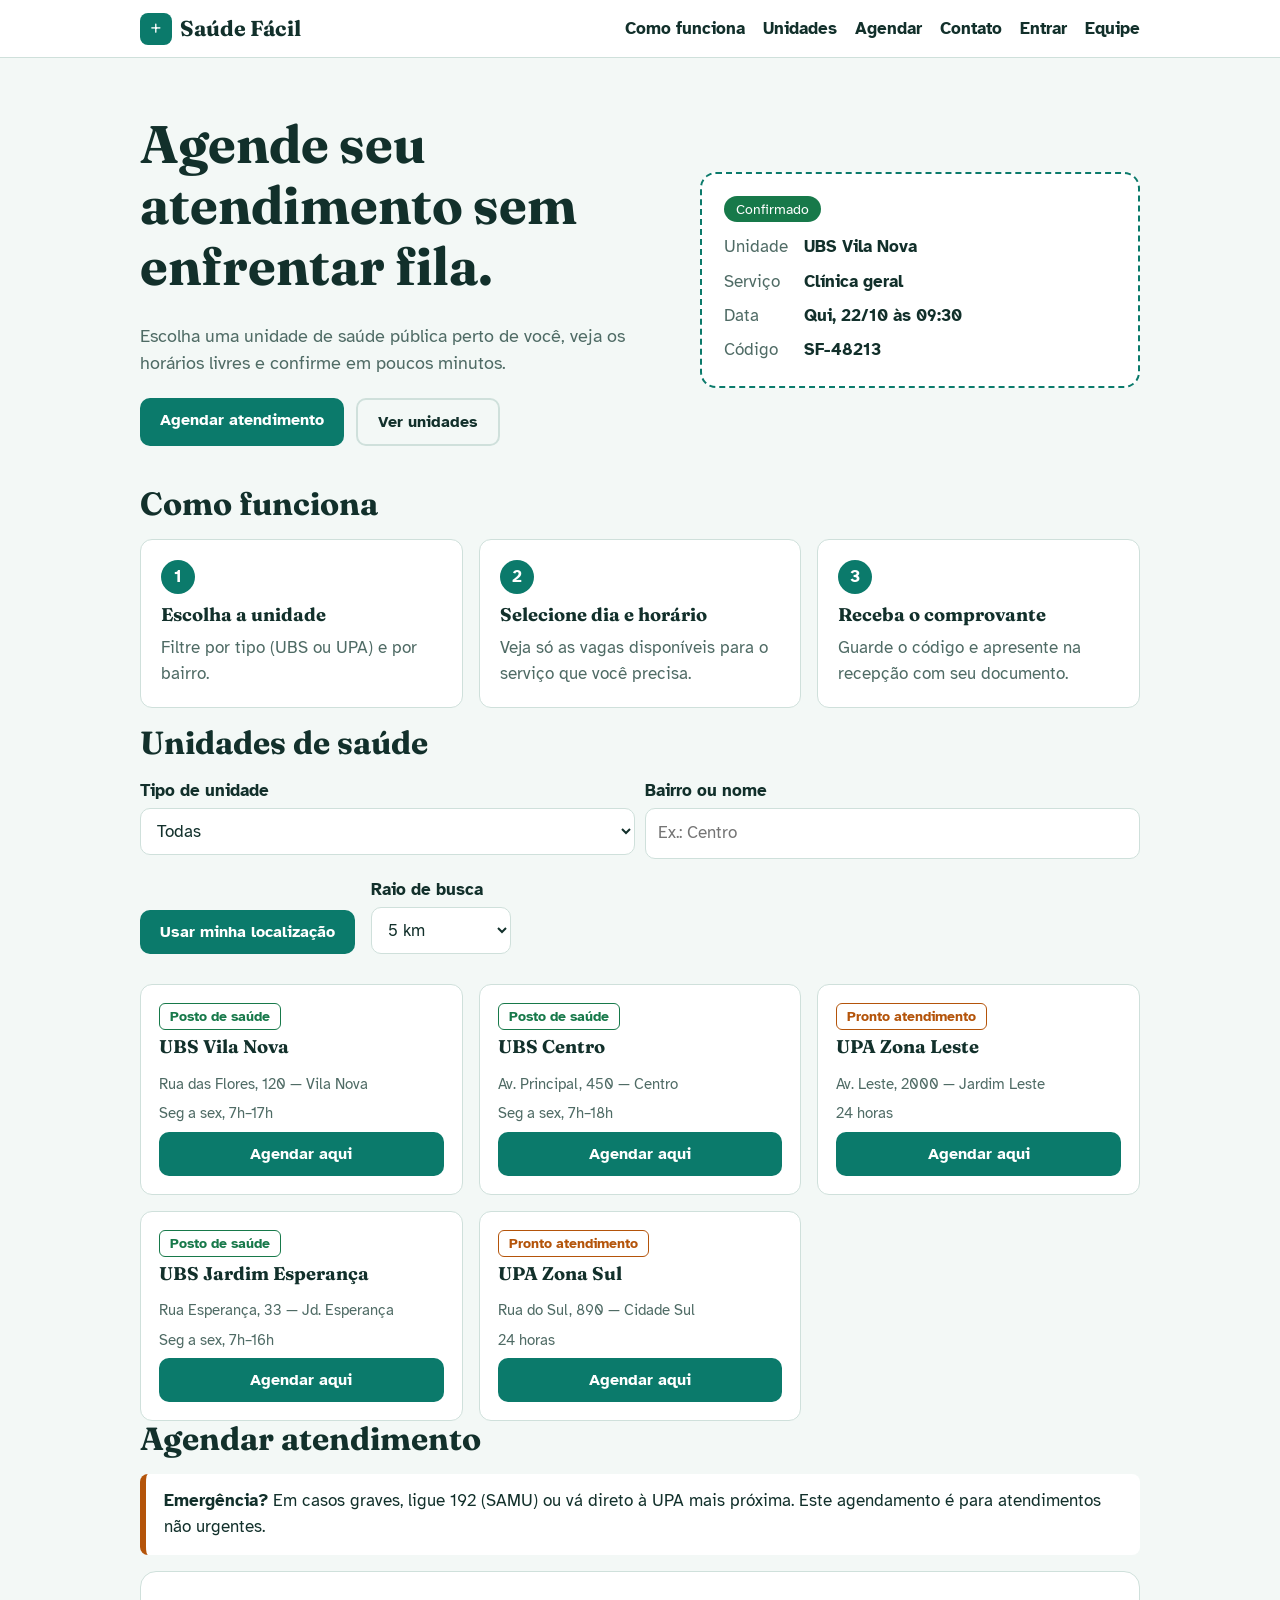
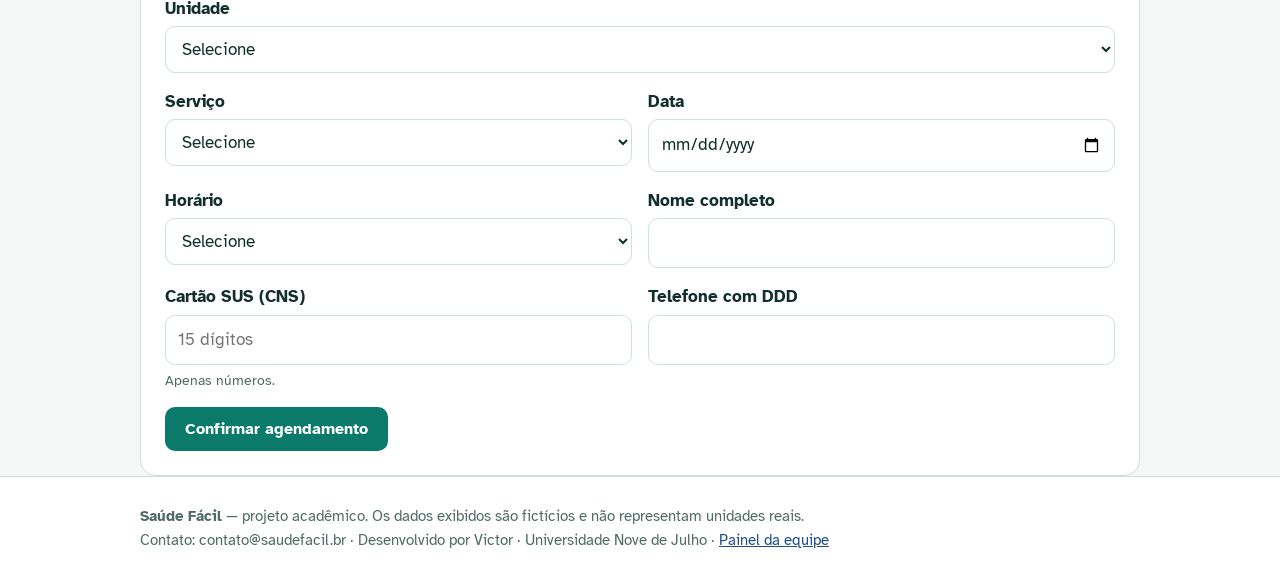
<file: index.html>
<!DOCTYPE html>
<html lang="pt-BR">
<head>
  <meta charset="UTF-8">
  <meta name="viewport" content="width=device-width, initial-scale=1, viewport-fit=cover">
  <meta name="description" content="Saúde Fácil: agende atendimento em UPAs e postos de saúde pública sem enfrentar fila.">
  <title>Saúde Fácil — Agendamento em UPAs e postos de saúde</title>

  <!-- Fontes -->
  <link rel="preconnect" href="https://fonts.googleapis.com">
  <link rel="preconnect" href="https://fonts.gstatic.com" crossorigin>
  <link href="https://fonts.googleapis.com/css2?family=Atkinson+Hyperlegible:wght@400;700&family=Fraunces:opsz,wght@9..144,600;9..144,700&display=swap" rel="stylesheet">

  <!-- Estilos (próxima etapa) -->
  <link rel="stylesheet" href="css/style.css">
</head>
<body>

  <!-- ================= CABEÇALHO ================= -->
  <header>
    <div class="wrap bar">
      <a class="logo" href="#inicio"><b>+</b> Saúde Fácil</a>
      <nav aria-label="Principal">
        <a href="#como-funciona">Como funciona</a>
        <a href="#unidades">Unidades</a>
        <a href="#agendar">Agendar</a>
        <a href="#contato">Contato</a>
        <a href="login.html" id="nav-conta">Entrar</a>
        <a href="painel.html">Equipe</a>
        <a href="#" id="nav-sair" hidden>Sair</a>
      </nav>
    </div>
  </header>

  <main id="inicio">

    <!-- ================= HERO ================= -->
    <div class="wrap hero">
      <div>
        <h1>Agende seu atendimento sem enfrentar fila.</h1>
        <p>Escolha uma unidade de saúde pública perto de você, veja os horários livres e confirme em poucos minutos.</p>
        <div class="cta">
          <a class="btn" href="#agendar">Agendar atendimento</a>
          <a class="btn alt" href="#unidades">Ver unidades</a>
        </div>
      </div>

      <div class="ticket" aria-label="Exemplo de comprovante">
        <span class="tag">Confirmado</span>
        <dl>
          <dt>Unidade</dt><dd>UBS Vila Nova</dd>
          <dt>Serviço</dt><dd>Clínica geral</dd>
          <dt>Data</dt><dd>Qui, 22/10 às 09:30</dd>
          <dt>Código</dt><dd>SF-48213</dd>
        </dl>
      </div>
    </div>

    <!-- ================= COMO FUNCIONA ================= -->
    <section id="como-funciona" class="wrap">
      <h2>Como funciona</h2>
      <ol class="steps">
        <li><h3>Escolha a unidade</h3><p>Filtre por tipo (UBS ou UPA) e por bairro.</p></li>
        <li><h3>Selecione dia e horário</h3><p>Veja só as vagas disponíveis para o serviço que você precisa.</p></li>
        <li><h3>Receba o comprovante</h3><p>Guarde o código e apresente na recepção com seu documento.</p></li>
      </ol>
    </section>

    <!-- ================= UNIDADES ================= -->
    <section id="unidades" class="wrap">
      <h2>Unidades de saúde</h2>

      <div class="filters">
        <div>
          <label for="f-tipo">Tipo de unidade</label>
          <select id="f-tipo">
            <option value="">Todas</option>
            <option value="UBS">Posto de saúde (UBS)</option>
            <option value="UPA">Pronto atendimento (UPA)</option>
          </select>
        </div>
        <div>
          <label for="f-busca">Bairro ou nome</label>
          <input id="f-busca" type="search" placeholder="Ex.: Centro">
        </div>
      </div>

      <!-- Busca por localização (Google) -->
      <div class="geo">
        <button id="btn-geo" class="btn" type="button">Usar minha localização</button>
        <div>
          <label for="f-raio">Raio de busca</label>
          <select id="f-raio">
            <option value="2">2 km</option>
            <option value="5" selected>5 km</option>
            <option value="10">10 km</option>
            <option value="20">20 km</option>
          </select>
        </div>
        <p id="geo-status" class="geo-status" aria-live="polite"></p>
      </div>

      <!-- Cards preenchidos pelo JavaScript -->
      <div id="lista" class="units" aria-live="polite"></div>
    </section>

    <!-- ================= AGENDAMENTO ================= -->
    <section id="agendar" class="wrap">
      <h2>Agendar atendimento</h2>

      <div class="aviso">
        <strong>Emergência?</strong> Em casos graves, ligue 192 (SAMU) ou vá direto à UPA mais próxima. Este agendamento é para atendimentos não urgentes.
      </div>

      <form id="form" class="form" novalidate>
        <div class="full">
          <label for="unidade">Unidade</label>
          <select id="unidade" required></select>
        </div>

        <div>
          <label for="servico">Serviço</label>
          <select id="servico" required>
            <option value="">Selecione</option>
            <option>Clínica geral</option>
            <option>Pediatria</option>
            <option>Enfermagem (curativo, vacina)</option>
            <option>Odontologia</option>
            <option>Ginecologia</option>
            <option>Exames de Imagem</option>
          </select>
        </div>

        <div>
          <label for="data">Data</label>
          <input id="data" type="date" required>
        </div>

        <div>
          <label for="hora">Horário</label>
          <select id="hora" required>
            <option value="">Selecione</option>
            <option>08:00</option>
            <option>08:30</option>
            <option>09:00</option>
            <option>09:30</option>
            <option>10:00</option>
            <option>14:00</option>
            <option>14:30</option>
            <option>15:00</option>
          </select>
        </div>

        <div>
          <label for="nome">Nome completo</label>
          <input id="nome" required autocomplete="name">
        </div>

        <div>
          <label for="cartao">Cartão SUS (CNS)</label>
          <input id="cartao" inputmode="numeric" maxlength="15" placeholder="15 dígitos" required>
          <p class="hint">Apenas números.</p>
        </div>

        <div>
          <label for="tel">Telefone com DDD</label>
          <input id="tel" type="tel" autocomplete="tel" required>
        </div>

        <div class="full">
          <button class="btn" type="submit">Confirmar agendamento</button>
        </div>
      </form>

      <!-- Mensagem de confirmação/erro (preenchida pelo JavaScript) -->
      <div id="resultado" class="msg" hidden role="status"></div>
    </section>

  </main>

  <!-- ================= RODAPÉ ================= -->
  <footer id="contato">
    <div class="wrap">
      <strong>Saúde Fácil</strong> — projeto acadêmico. Os dados exibidos são fictícios e não representam unidades reais.<br>
      Contato: contato@saudefacil.br · Desenvolvido por Victor · Universidade Nove de Julho · <a href="painel.html">Painel da equipe</a>
    </div>
  </footer>

  <!-- Scripts: config (chave do Google) e lógica do site -->
  <script src="js/auth.js"></script>
  <script src="js/config.js"></script>
  <script src="js/script.js"></script>
</body>
</html>
</file>
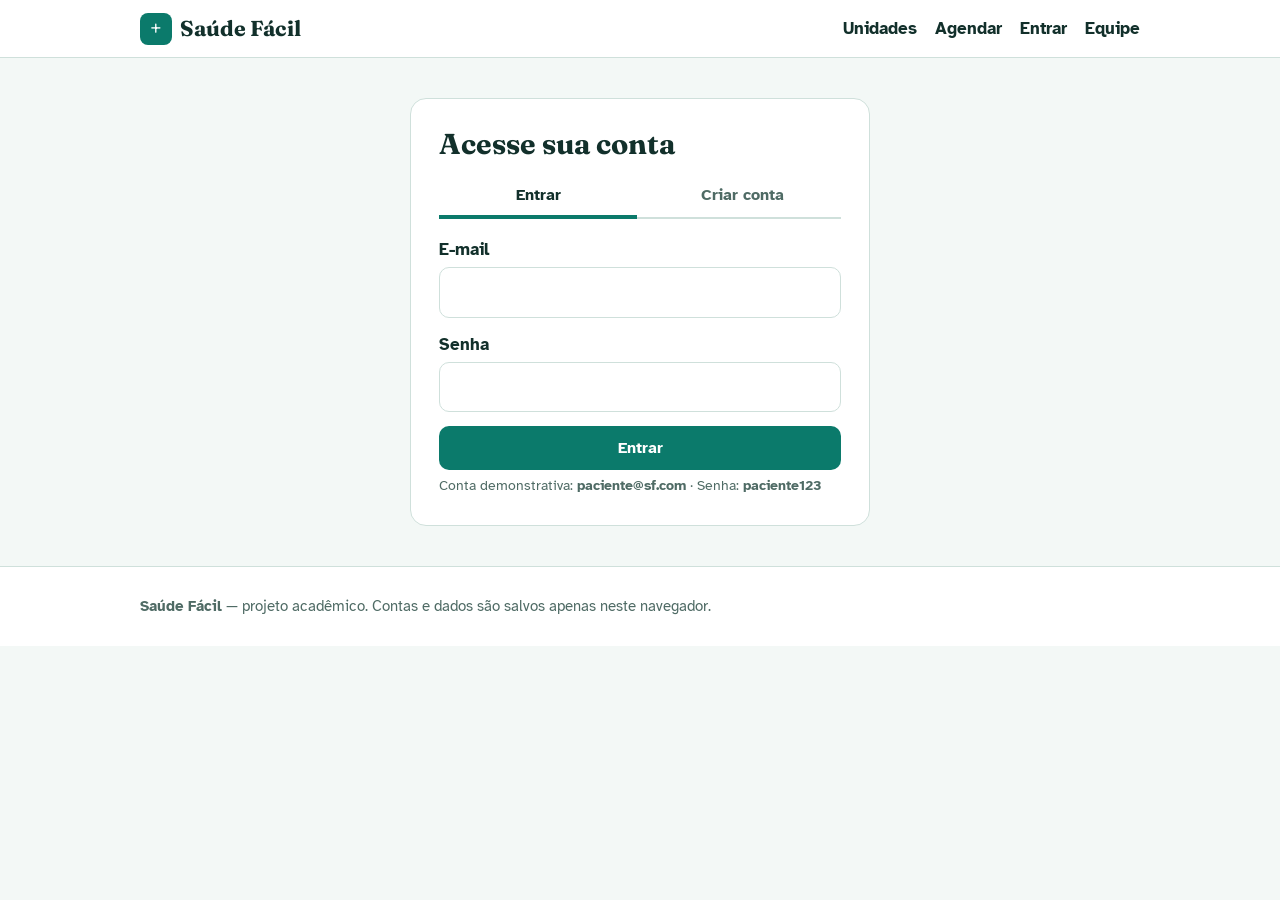
<file: login.html>
<!DOCTYPE html>
<html lang="pt-BR">
<head>
  <meta charset="UTF-8">
  <meta name="viewport" content="width=device-width, initial-scale=1, viewport-fit=cover">
  <title>Entrar — Saúde Fácil</title>
  <link rel="preconnect" href="https://fonts.googleapis.com">
  <link rel="preconnect" href="https://fonts.gstatic.com" crossorigin>
  <link href="https://fonts.googleapis.com/css2?family=Atkinson+Hyperlegible:wght@400;700&family=Fraunces:opsz,wght@9..144,600;9..144,700&display=swap" rel="stylesheet">
  <link rel="stylesheet" href="css/style.css">
</head>
<body>
  <header>
    <div class="wrap bar">
      <a class="logo" href="index.html"><b>+</b> Saúde Fácil</a>
      <nav aria-label="Principal">
        <a href="index.html#unidades">Unidades</a>
        <a href="index.html#agendar">Agendar</a>
        <a href="login.html" id="nav-conta">Entrar</a>
        <a href="painel.html">Equipe</a>
      </nav>
    </div>
  </header>

  <main class="wrap auth">
    <div class="auth-card">
      <h1>Acesse sua conta</h1>

      <div class="abas" role="tablist">
        <button type="button" id="aba-entrar" role="tab" aria-selected="true">Entrar</button>
        <button type="button" id="aba-criar" role="tab" aria-selected="false">Criar conta</button>
      </div>

      <!-- Entrar -->
      <form id="form-entrar" novalidate>
        <div><label for="e-email">E-mail</label><input id="e-email" type="email" autocomplete="email" required></div>
        <div><label for="e-senha">Senha</label><input id="e-senha" type="password" autocomplete="current-password" required></div>
        <button class="btn" type="submit">Entrar</button>
      </form>

      <!-- Criar conta -->
      <form id="form-criar" novalidate hidden>
        <div><label for="c-nome">Nome completo</label><input id="c-nome" autocomplete="name" required></div>
        <div><label for="c-email">E-mail</label><input id="c-email" type="email" autocomplete="email" required></div>
        <div><label for="c-cartao">Cartão SUS (CNS)</label><input id="c-cartao" inputmode="numeric" maxlength="15" placeholder="15 dígitos" required></div>
        <div><label for="c-tel">Telefone com DDD</label><input id="c-tel" type="tel" autocomplete="tel" required></div>
        <div><label for="c-senha">Senha</label><input id="c-senha" type="password" autocomplete="new-password" required>
          <p class="hint">Mínimo de 6 caracteres.</p></div>
        <div><label for="c-senha2">Repita a senha</label><input id="c-senha2" type="password" autocomplete="new-password" required></div>
        <button class="btn" type="submit">Criar conta</button>
      </form>

      <p id="auth-msg" class="auth-msg" role="alert" hidden></p>
      <p class="hint">Conta demonstrativa: <strong>paciente@sf.com</strong> · Senha: <strong>paciente123</strong></p>
    </div>
  </main>

  <footer>
    <div class="wrap"><strong>Saúde Fácil</strong> — projeto acadêmico. Contas e dados são salvos apenas neste navegador.</div>
  </footer>

  <script src="js/auth.js"></script>
  <script src="js/login.js"></script>
</body>
</html>
</file>
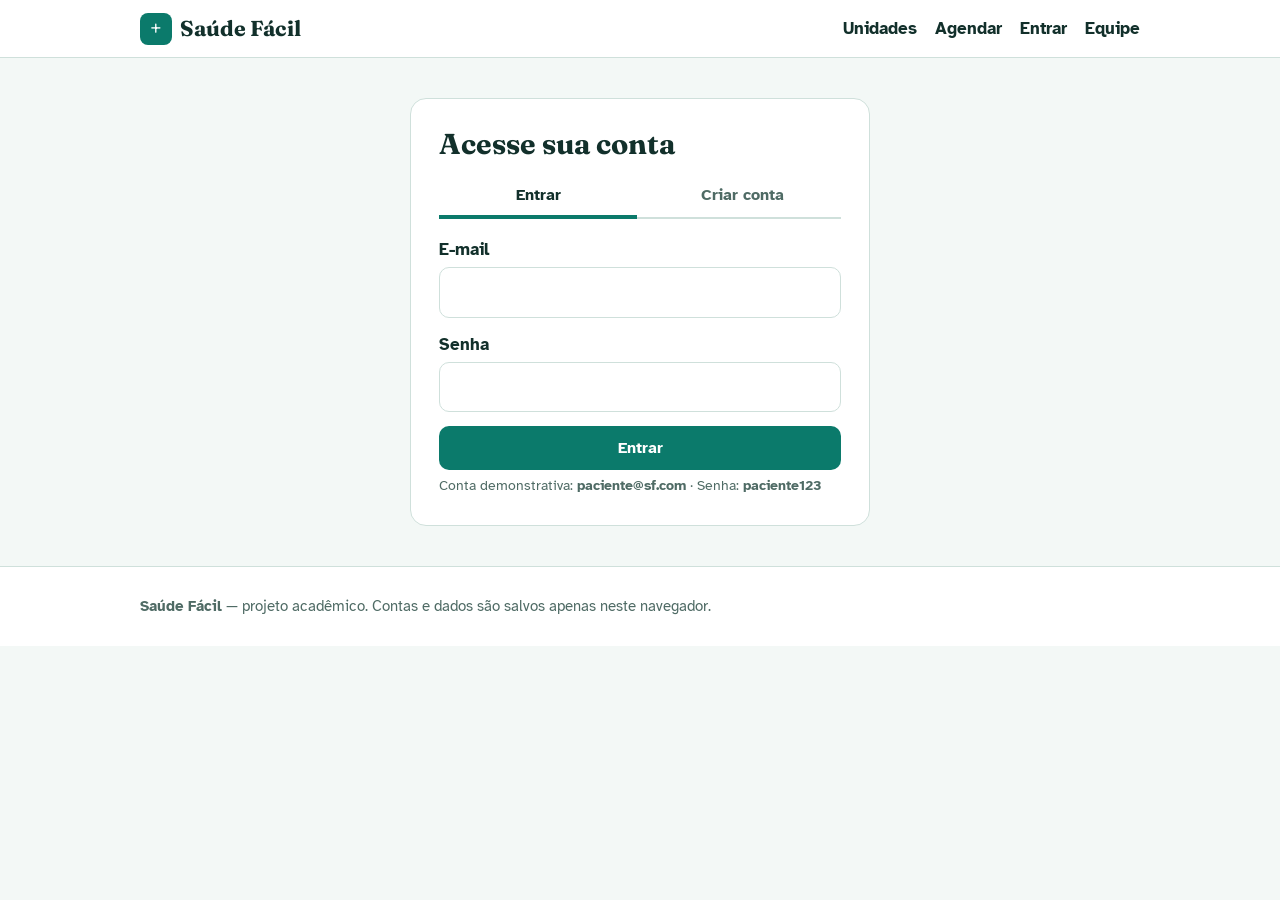
<file: minha-conta.html>
<!DOCTYPE html>
<html lang="pt-BR">
<head>
  <meta charset="UTF-8">
  <meta name="viewport" content="width=device-width, initial-scale=1, viewport-fit=cover">
  <title>Meus agendamentos — Saúde Fácil</title>
  <link rel="preconnect" href="https://fonts.googleapis.com">
  <link rel="preconnect" href="https://fonts.gstatic.com" crossorigin>
  <link href="https://fonts.googleapis.com/css2?family=Atkinson+Hyperlegible:wght@400;700&family=Fraunces:opsz,wght@9..144,600;9..144,700&display=swap" rel="stylesheet">
  <link rel="stylesheet" href="css/style.css">
</head>
<body>
  <header>
    <div class="wrap bar">
      <a class="logo" href="index.html"><b>+</b> Saúde Fácil</a>
      <nav aria-label="Principal">
        <a href="index.html#unidades">Unidades</a>
        <a href="index.html#agendar">Agendar</a>
        <a href="minha-conta.html" id="nav-conta">Minha conta</a>
        <a href="painel.html">Equipe</a>
        <a href="#" id="nav-sair" hidden>Sair</a>
      </nav>
    </div>
  </header>

  <main class="wrap conta">
    <h1 id="ola">Meus agendamentos</h1>
    <p class="perfil" id="perfil"></p>
    <div class="perfil-acoes">
      <a class="btn" href="index.html#agendar">Novo agendamento</a>
      <button class="btn alt" id="btn-editar-perfil" type="button">Editar perfil</button>
    </div>
    <form id="perfil-form" class="perfil-edit" hidden>
      <h2>Editar meus dados</h2>
      <div class="perfil-edit-grid">
        <div><label for="perfil-nome">Nome completo</label><input id="perfil-nome" required></div>
        <div><label for="perfil-tel">Telefone com DDD</label><input id="perfil-tel" type="tel" required></div>
        <div><label for="perfil-cartao">Cartão SUS (CNS)</label><input id="perfil-cartao" inputmode="numeric" maxlength="15" required></div>
        <div><label for="perfil-senha">Nova senha (opcional)</label><input id="perfil-senha" type="password" autocomplete="new-password"></div>
      </div>
      <p id="perfil-msg" class="auth-msg" role="alert" hidden></p>
      <div class="perfil-acoes"><button class="btn" type="submit">Salvar alterações</button><button class="btn alt" id="btn-cancelar-edicao" type="button">Cancelar</button></div>
    </form>

    <section aria-labelledby="t-prox">
      <h2 id="t-prox">Próximos</h2>
      <div id="proximos" class="agenda"></div>
    </section>

    <section aria-labelledby="t-hist">
      <h2 id="t-hist">Histórico</h2>
      <div id="historico" class="agenda"></div>
    </section>
  </main>

  <footer>
    <div class="wrap"><strong>Saúde Fácil</strong> — projeto acadêmico. Os dados ficam salvos apenas neste navegador.</div>
  </footer>

  <script src="js/auth.js"></script>
  <script src="js/conta.js"></script>
</body>
</html>
</file>
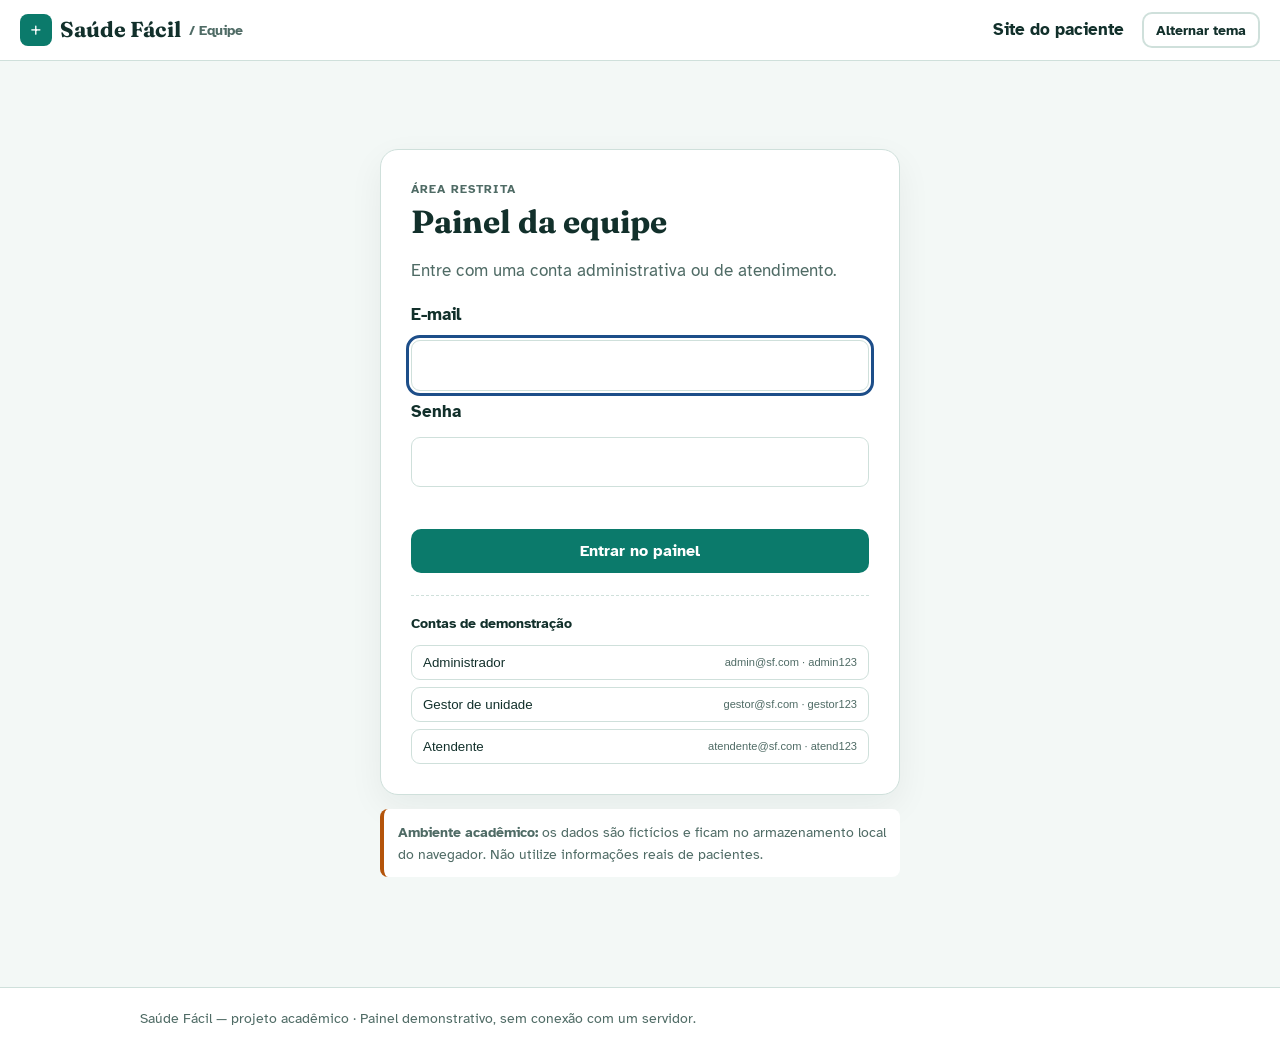
<file: painel.html>
<!DOCTYPE html>
<html lang="pt-BR">
<head>
  <meta charset="UTF-8">
  <meta name="viewport" content="width=device-width, initial-scale=1, viewport-fit=cover">
  <meta name="description" content="Painel administrativo da equipe Saúde Fácil.">
  <title>Painel da equipe — Saúde Fácil</title>
  <link rel="preconnect" href="https://fonts.googleapis.com">
  <link rel="preconnect" href="https://fonts.gstatic.com" crossorigin>
  <link href="https://fonts.googleapis.com/css2?family=Atkinson+Hyperlegible:wght@400;700&family=Fraunces:opsz,wght@9..144,600;9..144,700&display=swap" rel="stylesheet">
  <link rel="stylesheet" href="css/style.css">
  <link rel="stylesheet" href="css/painel.css">
</head>
<body class="crm-page">
  <header class="crm-top">
    <div class="wrap bar">
      <a class="logo" href="index.html"><b>+</b> Saúde Fácil <span class="crm-brand-suffix">/ Equipe</span></a>
      <nav aria-label="Navegação do painel">
        <a href="index.html">Site do paciente</a>
        <button class="btn alt crm-theme" id="crm-theme" type="button">Alternar tema</button>
      </nav>
    </div>
  </header>

  <main class="wrap crm-shell">
    <section id="crm-login" class="crm-login" aria-labelledby="crm-login-title">
      <div class="crm-login-card">
        <span class="crm-eyebrow">Área restrita</span>
        <h1 id="crm-login-title">Painel da equipe</h1>
        <p class="crm-muted">Entre com uma conta administrativa ou de atendimento.</p>
        <form id="crm-login-form">
          <label for="crm-email">E-mail</label>
          <input id="crm-email" type="email" autocomplete="username" required>
          <label for="crm-password">Senha</label>
          <input id="crm-password" type="password" autocomplete="current-password" required>
          <p id="crm-login-error" class="crm-error" role="alert"></p>
          <button class="btn crm-submit" type="submit">Entrar no painel</button>
        </form>
        <div class="crm-demo-accounts">
          <strong>Contas de demonstração</strong>
          <button type="button" data-demo-email="admin@sf.com" data-demo-password="admin123"><span>Administrador</span><small>admin@sf.com · admin123</small></button>
          <button type="button" data-demo-email="gestor@sf.com" data-demo-password="gestor123"><span>Gestor de unidade</span><small>gestor@sf.com · gestor123</small></button>
          <button type="button" data-demo-email="atendente@sf.com" data-demo-password="atend123"><span>Atendente</span><small>atendente@sf.com · atend123</small></button>
        </div>
      </div>
      <p class="crm-warning"><strong>Ambiente acadêmico:</strong> os dados são fictícios e ficam no armazenamento local do navegador. Não utilize informações reais de pacientes.</p>
    </section>

    <section id="crm-dashboard" class="crm-dashboard" hidden>
      <aside class="crm-sidebar">
        <div class="crm-sidebar-heading"><span class="crm-eyebrow">Gestão</span><strong>Menu principal</strong></div>
        <nav id="crm-nav" aria-label="Seções do painel"></nav>
        <div class="crm-session">
          <strong id="crm-user-name"></strong>
          <span id="crm-user-role"></span>
          <span id="crm-user-unit"></span>
          <button class="btn alt crm-logout" id="crm-logout" type="button">Sair</button>
        </div>
      </aside>
      <section id="crm-main" class="crm-main" aria-live="polite"></section>
    </section>
  </main>

  <dialog id="crm-modal" class="crm-modal">
    <form id="crm-modal-form" method="dialog">
      <div id="crm-modal-content"></div>
    </form>
  </dialog>
  <div id="crm-toast" class="crm-toast" role="status" aria-live="polite"></div>

  <footer class="crm-footer">
    <div class="wrap">Saúde Fácil — projeto acadêmico · Painel demonstrativo, sem conexão com um servidor.</div>
  </footer>

  <script src="js/auth.js"></script>
  <script src="js/painel.js"></script>
</body>
</html>
</file>
<file: css/style.css>
/* =========================================================
   Saúde Fácil — style.css
   Índice:
   1. Variáveis (cores e tema claro/escuro)
   2. Reset e base
   3. Layout geral
   4. Cabeçalho
   5. Botões
   6. Hero
   7. Como funciona
   8. Unidades e filtros
   9. Formulário de agendamento
   10. Rodapé
   11. Responsivo e acessibilidade
   ========================================================= */

/* ---------- 1. Variáveis ---------- */
:root {
    --bg: #f3f8f6;
    --surface: #ffffff;
    --ink: #12302b;
    --muted: #4f6b65;
    --line: #cfe0db;
    --brand: #0b7a6b;
    --brand-ink: #ffffff;
    --accent: #1d4e89;
    --warn: #b4540a;
    --ok: #17794a;
  
    box-sizing: border-box;
    padding-top: env(safe-area-inset-top, 0px);
    padding-bottom: env(safe-area-inset-bottom, 0px);
  }
  
  /* Tema escuro automático (segue o sistema do usuário) */
  @media (prefers-color-scheme: dark) {
    :root:not([data-theme="light"]) {
      --bg: #0e1b19;
      --surface: #15272a;
      --ink: #e6f2ef;
      --muted: #9bb5ae;
      --line: #26403d;
      --brand: #3fc2ad;
      --brand-ink: #08201c;
      --accent: #7fb2ee;
      --warn: #f0a35e;
      --ok: #58cf93;
      color-scheme: dark;
    }
  }
  
  /* Tema escuro forçado (útil se criarem um botão de tema depois) */
  :root[data-theme="dark"] {
    --bg: #0e1b19;
    --surface: #15272a;
    --ink: #e6f2ef;
    --muted: #9bb5ae;
    --line: #26403d;
    --brand: #3fc2ad;
    --brand-ink: #08201c;
    --accent: #7fb2ee;
    --warn: #f0a35e;
    --ok: #58cf93;
    color-scheme: dark;
  }
  
  /* ---------- 2. Reset e base ---------- */
  html {
    scroll-padding-top: calc(env(safe-area-inset-top, 0px) + 70px);
    scroll-behavior: smooth;
  }
  
  *, *::before, *::after { box-sizing: border-box; }
  
  body {
    margin: 0;
    background: var(--bg);
    color: var(--ink);
    font: 400 17px/1.55 "Atkinson Hyperlegible", system-ui, sans-serif;
  }
  
  h1, h2, h3 {
    font-family: Fraunces, Georgia, serif;
    line-height: 1.15;
    margin: 0 0 .5em;
  }
  h1 { font-size: clamp(2rem, 5vw, 3.3rem); }
  h2 { font-size: clamp(1.5rem, 3vw, 2rem); }
  h3 { font-size: 1.15rem; }
  
  a { color: var(--accent); }
  
  :focus-visible {
    outline: 3px solid var(--accent);
    outline-offset: 2px;
  }
  
  [hidden] { display: none !important; }
  
  /* ---------- 3. Layout geral ---------- */
  .wrap {
    max-width: 1040px;
    margin: 0 auto;
    padding: 0 20px;
  }
  
  section { padding: 40px 0; }
  
  /* ---------- 4. Cabeçalho ---------- */
  header {
    background: var(--surface);
    border-bottom: 1px solid var(--line);
    position: sticky;
    top: env(safe-area-inset-top, 0px);
    z-index: 5;
  }
  
  .bar {
    display: flex;
    align-items: center;
    justify-content: space-between;
    gap: 12px;
    padding: 12px 20px;
    flex-wrap: wrap;
  }
  
  .logo {
    display: flex;
    align-items: center;
    gap: 8px;
    font-family: Fraunces, serif;
    font-weight: 700;
    font-size: 1.35rem;
    color: var(--ink);
    text-decoration: none;
  }
  
  .logo b {
    display: grid;
    place-items: center;
    width: 32px;
    height: 32px;
    border-radius: 8px;
    background: var(--brand);
    color: var(--brand-ink);
    font-size: 1.3rem;
    line-height: 1;
  }
  
  nav { display: flex; gap: 18px; flex-wrap: wrap; }
  nav a { color: var(--ink); font-weight: 700; text-decoration: none; }
  nav a:hover { text-decoration: underline; }
  
  /* ---------- 5. Botões ---------- */
  .btn {
    display: inline-block;
    border: 0;
    border-radius: 10px;
    padding: 12px 20px;
    font: 700 1rem "Atkinson Hyperlegible", sans-serif;
    background: var(--brand);
    color: var(--brand-ink);
    cursor: pointer;
    text-decoration: none;
  }
  .btn:hover { filter: brightness(1.08); }
  
  .btn.alt {
    background: transparent;
    color: var(--ink);
    border: 2px solid var(--line);
  }
  
  /* ---------- 6. Hero ---------- */
  .hero {
    display: grid;
    grid-template-columns: 1.2fr 1fr;
    gap: 32px;
    align-items: center;
    padding-top: 56px;
    padding-bottom: 40px;
  }
  
  .hero p {
    max-width: 52ch;
    color: var(--muted);
    font-size: 1.1rem;
  }
  
  .cta { display: flex; gap: 12px; flex-wrap: wrap; margin-top: 20px; }
  
  /* Comprovante de exemplo */
  .ticket {
    background: var(--surface);
    border: 2px dashed var(--brand);
    border-radius: 16px;
    padding: 22px;
  }
  .ticket dl {
    display: grid;
    grid-template-columns: auto 1fr;
    gap: 8px 16px;
    margin: 0;
  }
  .ticket dt { color: var(--muted); }
  .ticket dd { margin: 0; font-weight: 700; }
  
  .ticket .tag {
    display: inline-block;
    margin-bottom: 12px;
    padding: 2px 12px;
    border-radius: 99px;
    background: var(--ok);
    color: #fff;
    font-size: .9rem;
  }
  
  /* ---------- 7. Como funciona ---------- */
  .steps {
    display: grid;
    grid-template-columns: repeat(3, 1fr);
    gap: 16px;
    padding: 0;
    list-style: none;
    counter-reset: passo;
  }
  
  .steps li {
    counter-increment: passo;
    background: var(--surface);
    border: 1px solid var(--line);
    border-radius: 12px;
    padding: 20px;
  }
  
  .steps li::before {
    content: counter(passo);
    display: grid;
    place-items: center;
    width: 34px;
    height: 34px;
    margin-bottom: 10px;
    border-radius: 50%;
    background: var(--brand);
    color: var(--brand-ink);
    font-weight: 700;
  }
  
  .steps p { margin: 0; color: var(--muted); }
  
  /* ---------- 8. Unidades e filtros ---------- */
  label { display: block; margin-bottom: 4px; font-weight: 700; }
  
  input, select {
    width: 100%;
    padding: 11px 12px;
    border-radius: 10px;
    border: 1.5px solid var(--line);
    background: var(--surface);
    color: var(--ink);
    font: inherit;
  }
  
  .filters { display: flex; flex-wrap: wrap; gap: 10px; margin-bottom: 18px; }
  .filters > div { flex: 1 1 200px; }
  
  .units {
    display: grid;
    grid-template-columns: repeat(auto-fill, minmax(290px, 1fr));
    gap: 16px;
  }
  
  .unit {
    display: flex;
    flex-direction: column;
    gap: 6px;
    background: var(--surface);
    border: 1px solid var(--line);
    border-radius: 12px;
    padding: 18px;
  }
  .unit p { margin: 0; color: var(--muted); font-size: .95rem; }
  .unit .btn { margin-top: auto; text-align: center; }
  
  .badge {
    align-self: flex-start;
    padding: 2px 10px;
    border: 1.5px solid currentColor;
    border-radius: 6px;
    font-size: .85rem;
    font-weight: 700;
  }
  .badge.upa { color: var(--warn); }
  .badge.ubs { color: var(--ok); }
  
  .empty {
    padding: 20px;
    border: 1px dashed var(--line);
    border-radius: 12px;
    color: var(--muted);
  }
  
  /* Busca por localização */
  .geo {
    display: flex;
    flex-wrap: wrap;
    align-items: flex-end;
    gap: 12px 16px;
    margin-bottom: 18px;
  }
  .geo > div { min-width: 140px; }
  .geo-status { flex: 1 1 100%; margin: 0; color: var(--muted); }
  .geo-status.erro { color: var(--warn); font-weight: 700; }
  .btn:disabled { opacity: .6; cursor: wait; }
  
  /* ---------- 9. Formulário de agendamento ---------- */
  .aviso {
    margin-bottom: 16px;
    padding: 14px 18px;
    background: var(--surface);
    border-left: 6px solid var(--warn);
    border-radius: 8px;
  }
  
  .form {
    display: grid;
    grid-template-columns: 1fr 1fr;
    gap: 16px;
    background: var(--surface);
    border: 1px solid var(--line);
    border-radius: 16px;
    padding: 24px;
  }
  .form .full { grid-column: 1 / -1; }
  
  .hint { margin: 4px 0 0; color: var(--muted); font-size: .9rem; }
  
  .msg {
    margin-top: 16px;
    padding: 16px;
    background: var(--surface);
    border: 2px solid var(--ok);
    border-radius: 12px;
  }
  
  /* ---------- 10. Rodapé ---------- */
  footer {
    padding: 28px 0;
    background: var(--surface);
    border-top: 1px solid var(--line);
    color: var(--muted);
    font-size: .95rem;
  }
  
  /* ---------- 11. Responsivo e acessibilidade ---------- */
  @media (max-width: 760px) {
    .hero, .steps, .form { grid-template-columns: 1fr; }
    .hero { padding-top: 32px; }
  }
  
  @media (prefers-reduced-motion: reduce) {
    html { scroll-behavior: auto; }
  }
  
  /* ---------- 12. Login e área do cliente ---------- */
  .auth { padding-top: 40px; padding-bottom: 40px; }
  .auth-card {
    max-width: 460px;
    margin: 0 auto;
    padding: 28px;
    background: var(--surface);
    border: 1px solid var(--line);
    border-radius: 16px;
  }
  .auth-card h1 { font-size: 1.8rem; }
  .auth-card form { display: grid; gap: 14px; }
  
  .abas { display: flex; gap: 6px; margin-bottom: 18px; border-bottom: 2px solid var(--line); }
  .abas button {
    flex: 1;
    padding: 10px;
    border: 0;
    border-bottom: 4px solid transparent;
    margin-bottom: -2px;
    background: none;
    color: var(--muted);
    font: 700 1rem "Atkinson Hyperlegible", sans-serif;
    cursor: pointer;
  }
  .abas button[aria-selected="true"] { color: var(--ink); border-bottom-color: var(--brand); }
  
  .auth-msg { margin: 14px 0 0; padding: 12px; border-left: 6px solid var(--warn); border-radius: 8px; background: var(--bg); }
  
  .conta { padding-top: 40px; padding-bottom: 20px; }
  .perfil { margin: 0 0 16px; color: var(--muted); }
  
  .agenda { display: grid; gap: 12px; }
  .ag {
    display: flex;
    justify-content: space-between;
    align-items: flex-start;
    gap: 16px;
    flex-wrap: wrap;
    padding: 18px;
    background: var(--surface);
    border: 1px solid var(--line);
    border-left-width: 6px;
    border-radius: 12px;
  }
  .ag.proximo { border-left-color: var(--ok); }
  .ag.realizado { border-left-color: var(--accent); }
  .ag.cancelado { border-left-color: var(--warn); }
  .ag p { margin: 0; color: var(--muted); }
  .ag h3 { margin: 6px 0; }
  
  .status { font-size: .85rem; font-weight: 700; }
  .status.proximo { color: var(--ok); }
  .status.realizado { color: var(--accent); }
  .status.cancelado { color: var(--warn); }
/* Edição de perfil do paciente */
.perfil-acoes { display: flex; gap: 10px; flex-wrap: wrap; margin: 12px 0 20px; }
.perfil-edit { margin: 16px 0 24px; padding: 20px; border: 1px solid var(--line); border-radius: 14px; background: var(--surface); }
.perfil-edit h2 { margin-bottom: 12px; }
.perfil-edit-grid { display: grid; grid-template-columns: 1fr 1fr; gap: 12px; }
.perfil-edit-grid input { margin-top: 4px; }
@media (max-width: 640px) { .perfil-edit-grid { grid-template-columns: 1fr; } }
</file>
<file: css/painel.css>
/* Saúde Fácil — estilos do CRM */
.crm-page { min-height: 100vh; }
.crm-top { position: sticky; top: 0; z-index: 20; background: var(--surface); border-bottom: 1px solid var(--line); }
.crm-top .bar { max-width: 1440px; }
.crm-top nav { align-items: center; }
.crm-brand-suffix { color: var(--muted); font: 700 .9rem "Atkinson Hyperlegible", sans-serif; }
.crm-theme { padding: 7px 12px; font-size: .9rem; }
.crm-shell { max-width: 1440px; min-height: calc(100vh - 150px); padding-top: 28px; padding-bottom: 36px; }
.crm-login { max-width: 520px; margin: 20px auto; }
.crm-login-card { padding: 30px; background: var(--surface); border: 1px solid var(--line); border-radius: 18px; box-shadow: 0 12px 35px rgba(10, 40, 35, .06); }
.crm-login-card h1 { margin: 5px 0 6px; font-size: 2rem; }
.crm-muted, .crm-eyebrow { color: var(--muted); }
.crm-eyebrow { display: block; font-size: .76rem; font-weight: 700; letter-spacing: .08em; text-transform: uppercase; }
.crm-login-card form { display: grid; gap: 8px; margin-top: 18px; }
.crm-login-card input, .crm-modal input, .crm-modal select, .crm-toolbar input, .crm-toolbar select { width: 100%; padding: 11px 12px; border: 1px solid var(--line); border-radius: 9px; background: var(--surface); color: var(--ink); font: inherit; }
.crm-submit { width: 100%; margin-top: 8px; }
.crm-error { min-height: 18px; margin: 0; color: var(--warn); font-size: .9rem; }
.crm-demo-accounts { display: grid; gap: 7px; margin-top: 22px; padding-top: 16px; border-top: 1px dashed var(--line); }
.crm-demo-accounts > strong { margin-bottom: 3px; font-size: .9rem; }
.crm-demo-accounts button { display: flex; justify-content: space-between; align-items: center; gap: 10px; padding: 9px 11px; border: 1px solid var(--line); border-radius: 9px; background: transparent; color: var(--ink); text-align: left; cursor: pointer; }
.crm-demo-accounts button:hover { border-color: var(--brand); background: var(--bg); }
.crm-demo-accounts small { color: var(--muted); }
.crm-warning { margin: 14px 0; padding: 12px 14px; border-left: 4px solid var(--warn); border-radius: 8px; background: var(--surface); color: var(--muted); font-size: .9rem; }
.crm-dashboard { display: grid; grid-template-columns: 230px minmax(0, 1fr); gap: 22px; align-items: start; }
.crm-sidebar { position: sticky; top: 92px; display: flex; min-height: 620px; flex-direction: column; padding: 15px; border: 1px solid var(--line); border-radius: 14px; background: var(--surface); }
.crm-sidebar-heading { display: grid; gap: 3px; padding: 5px 8px 13px; }
.crm-sidebar nav { display: grid; gap: 5px; }
.crm-nav-item { width: 100%; padding: 10px 12px; border: 0; border-radius: 8px; background: transparent; color: var(--muted); font: 700 .95rem "Atkinson Hyperlegible", sans-serif; text-align: left; cursor: pointer; }
.crm-nav-item:hover, .crm-nav-item.active { background: var(--bg); color: var(--brand); }
.crm-session { display: grid; gap: 4px; margin-top: auto; padding: 14px 8px 4px; border-top: 1px solid var(--line); overflow-wrap: anywhere; }
.crm-session strong { font-size: .95rem; }
.crm-session span { color: var(--muted); font-size: .83rem; }
.crm-logout { margin-top: 8px; width: 100%; }
.crm-main { min-width: 0; }
.crm-page-title { display: flex; justify-content: space-between; align-items: flex-start; gap: 14px; flex-wrap: wrap; margin-bottom: 18px; }
.crm-page-title h1 { margin: 0 0 4px; font-size: clamp(1.7rem, 3vw, 2.2rem); }
.crm-page-title p { margin: 0; color: var(--muted); }
.crm-toolbar { display: flex; gap: 10px; flex-wrap: wrap; margin-bottom: 15px; }
.crm-toolbar > * { flex: 1 1 180px; }
.crm-toolbar .btn { flex: 0 0 auto; }
.crm-kpis { display: grid; grid-template-columns: repeat(4, minmax(0, 1fr)); gap: 11px; margin-bottom: 18px; }
.crm-kpi { padding: 15px; border: 1px solid var(--line); border-radius: 12px; background: var(--surface); }
.crm-kpi strong { display: block; font: 700 1.8rem Fraunces, Georgia, serif; }
.crm-kpi span { color: var(--muted); font-size: .85rem; }
.crm-board { display: grid; grid-auto-columns: minmax(205px, 1fr); grid-auto-flow: column; gap: 11px; overflow-x: auto; padding-bottom: 8px; }
.crm-column { min-height: 190px; padding: 10px; border-radius: 12px; background: color-mix(in srgb, var(--brand) 9%, var(--bg)); }
.crm-column h2 { display: flex; justify-content: space-between; gap: 8px; margin: 0 0 10px; font: 700 .9rem "Atkinson Hyperlegible", sans-serif; }
.crm-count { color: var(--muted); }
.crm-appointment { margin-bottom: 9px; padding: 11px; border: 1px solid var(--line); border-radius: 10px; background: var(--surface); box-shadow: 0 2px 6px rgba(0,0,0,.025); }
.crm-appointment:last-child { margin-bottom: 0; }
.crm-appointment strong { display: block; overflow-wrap: anywhere; }
.crm-appointment p { margin: 4px 0; color: var(--muted); font-size: .84rem; }
.crm-code { display: inline-block; margin: 3px 0; padding: 2px 7px; border-radius: 6px; background: var(--bg); color: var(--brand); font-size: .75rem; font-weight: 700; }
.crm-actions { display: flex; flex-wrap: wrap; gap: 5px; margin-top: 9px; }
.crm-actions .btn { padding: 5px 8px; font-size: .78rem; }
.crm-table-wrap { overflow-x: auto; border: 1px solid var(--line); border-radius: 12px; background: var(--surface); }
.crm-table { width: 100%; min-width: 650px; border-collapse: collapse; }
.crm-table th, .crm-table td { padding: 11px 12px; border-bottom: 1px solid var(--line); text-align: left; font-size: .9rem; vertical-align: middle; }
.crm-table th { color: var(--muted); font-size: .78rem; }
.crm-table tr:last-child td { border-bottom: 0; }
.crm-pill { display: inline-block; padding: 3px 8px; border-radius: 99px; background: var(--bg); color: var(--muted); font-size: .77rem; font-weight: 700; }
.crm-pill.active { color: var(--ok); }
.crm-pill.inactive { color: var(--warn); }
.crm-empty { padding: 25px; border: 1px dashed var(--line); border-radius: 12px; color: var(--muted); text-align: center; }
.crm-btn-small { padding: 5px 9px; font-size: .8rem; }
.crm-modal { width: min(520px, calc(100% - 28px)); max-width: 520px; padding: 0; border: 1px solid var(--line); border-radius: 16px; background: var(--surface); color: var(--ink); }
.crm-modal::backdrop { background: rgba(0,0,0,.48); }
.crm-modal form { padding: 22px; }
.crm-modal h2 { margin-bottom: 4px; }
.crm-modal .crm-modal-fields { display: grid; grid-template-columns: 1fr 1fr; gap: 8px 12px; margin-top: 14px; }
.crm-modal .crm-field.full { grid-column: 1 / -1; }
.crm-modal label { display: block; margin: 7px 0 4px; color: var(--muted); font-size: .83rem; font-weight: 700; }
.crm-modal .crm-modal-actions { display: flex; justify-content: flex-end; gap: 8px; margin-top: 18px; }
.crm-modal .crm-form-error { min-height: 18px; color: var(--warn); font-size: .85rem; }
.crm-toast { position: fixed; right: 18px; bottom: 18px; z-index: 50; max-width: min(420px, calc(100% - 36px)); padding: 10px 15px; border-radius: 9px; background: var(--ink); color: var(--bg); opacity: 0; pointer-events: none; transform: translateY(8px); transition: .18s ease; }
.crm-toast.show { opacity: 1; transform: translateY(0); }
.crm-footer { padding: 20px 0; border-top: 1px solid var(--line); color: var(--muted); font-size: .85rem; }
.crm-permission-table { min-width: 720px; }
.crm-permission-table input { width: 18px; height: 18px; accent-color: var(--brand); }
.crm-note { margin: 0 0 14px; color: var(--muted); font-size: .9rem; }
.crm-danger { background: #a92d25 !important; color: #fff !important; }

@media (max-width: 900px) {
  .crm-dashboard { grid-template-columns: 1fr; }
  .crm-sidebar { position: static; min-height: 0; }
  .crm-sidebar nav { display: flex; overflow-x: auto; }
  .crm-nav-item { width: auto; flex: 0 0 auto; white-space: nowrap; }
  .crm-session { display: flex; align-items: center; flex-wrap: wrap; gap: 8px 12px; margin-top: 12px; }
  .crm-logout { width: auto; margin: 0 0 0 auto; }
}
@media (max-width: 640px) {
  .crm-shell { padding-top: 16px; }
  .crm-login-card { padding: 22px; }
  .crm-demo-accounts button { align-items: flex-start; flex-direction: column; gap: 2px; }
  .crm-kpis { grid-template-columns: repeat(2, minmax(0, 1fr)); }
  .crm-board { grid-auto-columns: minmax(230px, 82vw); }
  .crm-modal .crm-modal-fields { grid-template-columns: 1fr; }
  .crm-modal .crm-field.full { grid-column: auto; }
  .crm-top .bar { align-items: flex-start; }
  .crm-top nav { gap: 10px; }
}
</file>
